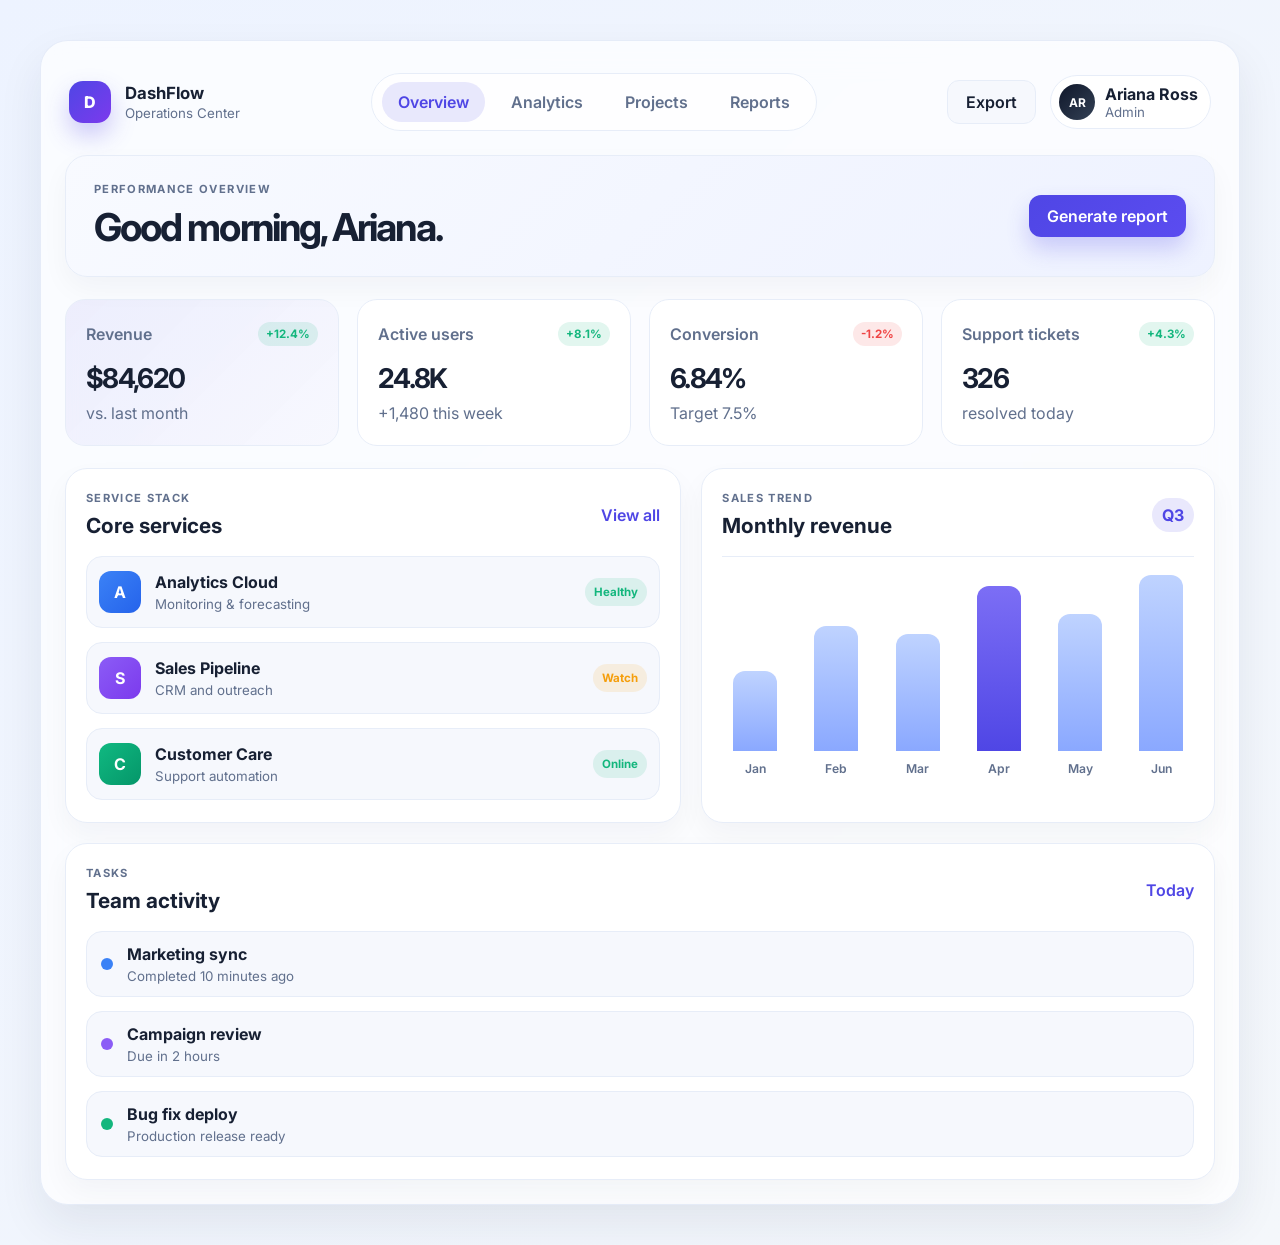
<file: index.html>
<!DOCTYPE html>
<html lang="en">
    <head>
        <meta charset="UTF-8" />
        <meta name="viewport" content="width=device-width, initial-scale=1.0" />
        <title>DashFlow Dashboard</title>
        <link rel="preconnect" href="https://fonts.googleapis.com" />
        <link rel="preconnect" href="https://fonts.gstatic.com" crossorigin />
        <link href="https://fonts.googleapis.com/css2?family=Inter:wght@400;500;600;700;800&display=swap" rel="stylesheet" />
        <link rel="stylesheet" href="style.css" />
    </head>
    <body>
        <div class="page-shell">
            <header class="topbar">
                <div class="brand-wrap">
                    <div class="brand-mark">D</div>
                    <div class="brand-copy">
                        <span class="brand-name">DashFlow</span>
                        <small>Operations Center</small>
                    </div>
                </div>

                <nav class="main-nav" aria-label="Main navigation">
                    <a class="active" href="#">Overview</a>
                    <a href="#">Analytics</a>
                    <a href="#">Projects</a>
                    <a href="#">Reports</a>
                </nav>

                <div class="user-panel">
                    <button class="ghost-btn">Export</button>
                    <div class="user-chip">
                        <span class="avatar">AR</span>
                        <div>
                            <strong>Ariana Ross</strong>
                            <small>Admin</small>
                        </div>
                    </div>
                </div>
            </header>

            <main class="dashboard">
                <section class="hero panel">
                    <div>
                        <p class="eyebrow">Performance overview</p>
                        <h1>Good morning, Ariana.</h1>
                    </div>
                    <button class="primary-btn">Generate report</button>
                </section>

                <section class="stats-grid" aria-label="Key metrics">
                    <article class="stat-card accent">
                        <div class="card-top">
                            <span class="label">Revenue</span>
                            <span class="trend up">+12.4%</span>
                        </div>
                        <h2>$84,620</h2>
                        <p>vs. last month</p>
                    </article>

                    <article class="stat-card">
                        <div class="card-top">
                            <span class="label">Active users</span>
                            <span class="trend up">+8.1%</span>
                        </div>
                        <h2>24.8K</h2>
                        <p>+1,480 this week</p>
                    </article>

                    <article class="stat-card">
                        <div class="card-top">
                            <span class="label">Conversion</span>
                            <span class="trend down">-1.2%</span>
                        </div>
                        <h2>6.84%</h2>
                        <p>Target 7.5%</p>
                    </article>

                    <article class="stat-card">
                        <div class="card-top">
                            <span class="label">Support tickets</span>
                            <span class="trend up">+4.3%</span>
                        </div>
                        <h2>326</h2>
                        <p>resolved today</p>
                    </article>
                </section>

                <section class="content-grid">
                    <article class="panel services-panel">
                        <div class="section-head">
                            <div>
                                <p class="eyebrow">Service stack</p>
                                <h3>Core services</h3>
                            </div>
                            <a href="#">View all</a>
                        </div>

                        <div class="service-list">
                            <div class="service-item">
                                <div class="service-icon blue">A</div>
                                <div class="service-copy">
                                    <strong>Analytics Cloud</strong>
                                    <small>Monitoring & forecasting</small>
                                </div>
                                <span class="pill success">Healthy</span>
                            </div>

                            <div class="service-item">
                                <div class="service-icon violet">S</div>
                                <div class="service-copy">
                                    <strong>Sales Pipeline</strong>
                                    <small>CRM and outreach</small>
                                </div>
                                <span class="pill warning">Watch</span>
                            </div>

                            <div class="service-item">
                                <div class="service-icon green">C</div>
                                <div class="service-copy">
                                    <strong>Customer Care</strong>
                                    <small>Support automation</small>
                                </div>
                                <span class="pill success">Online</span>
                            </div>
                        </div>
                    </article>

                    <article class="panel chart-panel">
                        <div class="section-head">
                            <div>
                                <p class="eyebrow">Sales trend</p>
                                <h3>Monthly revenue</h3>
                            </div>
                            <span class="chart-tag">Q3</span>
                        </div>

                        <div class="chart-bars" aria-label="Revenue chart">
                            <div class="bar-group"><span class="bar" style="height: 40%"></span><label>Jan</label></div>
                            <div class="bar-group"><span class="bar" style="height: 62%"></span><label>Feb</label></div>
                            <div class="bar-group"><span class="bar" style="height: 58%"></span><label>Mar</label></div>
                            <div class="bar-group"><span class="bar highlight" style="height: 82%"></span><label>Apr</label></div>
                            <div class="bar-group"><span class="bar" style="height: 68%"></span><label>May</label></div>
                            <div class="bar-group"><span class="bar" style="height: 90%"></span><label>Jun</label></div>
                        </div>
                    </article>

                    <article class="panel tasks-panel">
                        <div class="section-head">
                            <div>
                                <p class="eyebrow">Tasks</p>
                                <h3>Team activity</h3>
                            </div>
                            <a href="#">Today</a>
                        </div>

                        <ul class="activity-list">
                            <li>
                                <span class="dot blue"></span>
                                <div>
                                    <strong>Marketing sync</strong>
                                    <small>Completed 10 minutes ago</small>
                                </div>
                            </li>
                            <li>
                                <span class="dot violet"></span>
                                <div>
                                    <strong>Campaign review</strong>
                                    <small>Due in 2 hours</small>
                                </div>
                            </li>
                            <li>
                                <span class="dot green"></span>
                                <div>
                                    <strong>Bug fix deploy</strong>
                                    <small>Production release ready</small>
                                </div>
                            </li>
                        </ul>
                    </article>
                </section>
            </main>
        </div>
    </body>
</html>
</file>
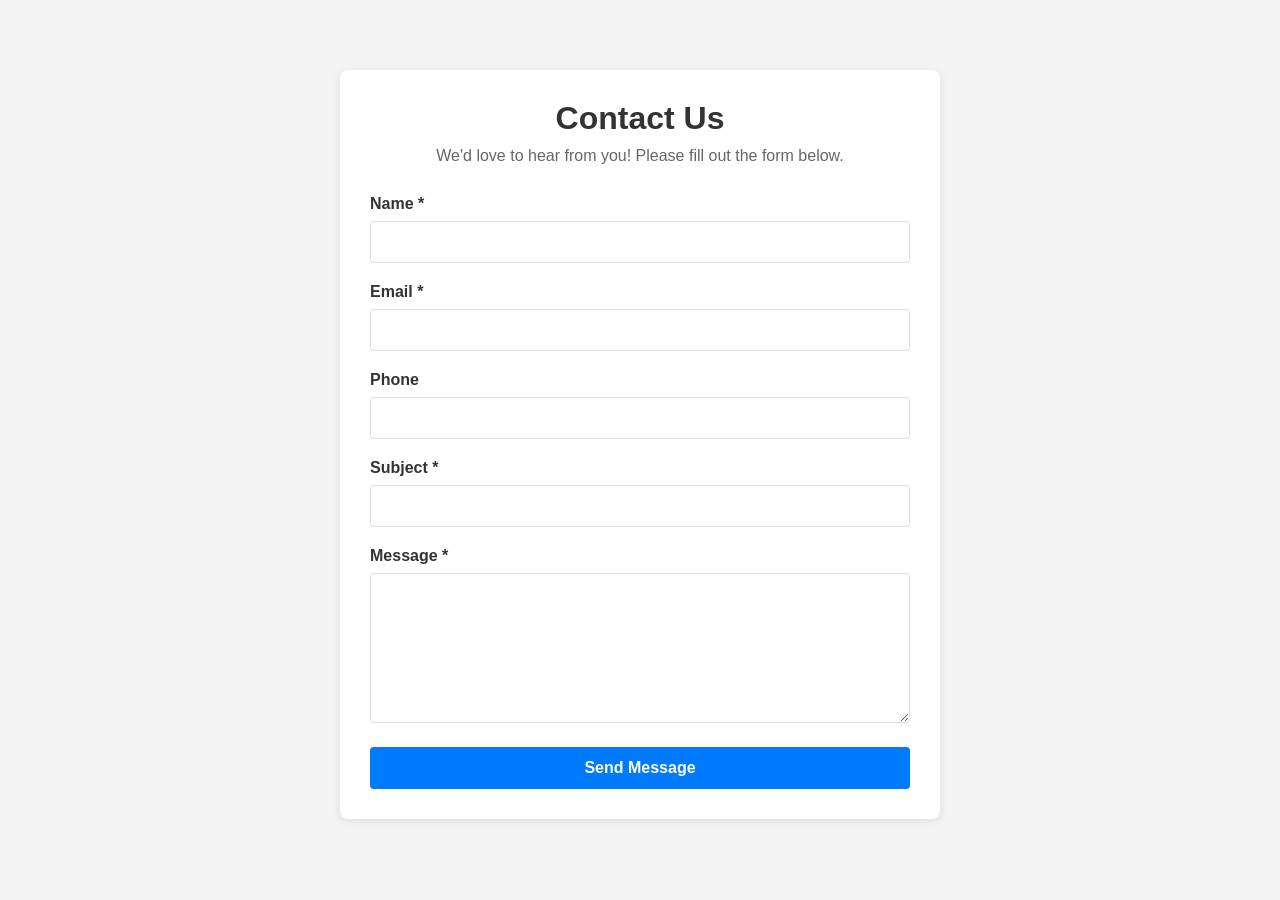
<file: templates/contact.html>
<!DOCTYPE html>
<html lang="en">
<head>
    <meta charset="UTF-8">
    <meta name="viewport" content="width=device-width, initial-scale=1.0">
    <title>Contact Us</title>
    <style>
        * {
            margin: 0;
            padding: 0;
            box-sizing: border-box;
        }
        body {
            font-family: Arial, sans-serif;
            background-color: #f4f4f4;
            padding: 20px;
        }
        .container {
            max-width: 600px;
            margin: 50px auto;
            background-color: white;
            padding: 30px;
            border-radius: 8px;
            box-shadow: 0 2px 10px rgba(0, 0, 0, 0.1);
        }
        h1 {
            color: #333;
            margin-bottom: 10px;
            text-align: center;
        }
        p {
            color: #666;
            text-align: center;
            margin-bottom: 30px;
        }
        .form-group {
            margin-bottom: 20px;
        }
        label {
            display: block;
            margin-bottom: 8px;
            color: #333;
            font-weight: bold;
        }
        input, textarea {
            width: 100%;
            padding: 12px;
            border: 1px solid #ddd;
            border-radius: 4px;
            font-size: 14px;
            font-family: Arial, sans-serif;
        }
        textarea {
            resize: vertical;
            min-height: 150px;
        }
        input:focus, textarea:focus {
            outline: none;
            border-color: #007bff;
            box-shadow: 0 0 5px rgba(0, 123, 255, 0.3);
        }
        button {
            width: 100%;
            padding: 12px;
            background-color: #007bff;
            color: white;
            border: none;
            border-radius: 4px;
            font-size: 16px;
            font-weight: bold;
            cursor: pointer;
            transition: background-color 0.3s;
        }
        button:hover {
            background-color: #0056b3;
        }
    </style>
</head>
<body>
    <div class="container">
        <h1>Contact Us</h1>
        <p>We'd love to hear from you! Please fill out the form below.</p>
        
        <form method="POST" action="/submit-contact">
            <div class="form-group">
                <label for="name">Name *</label>
                <input type="text" id="name" name="name" required>
            </div>

            <div class="form-group">
                <label for="email">Email *</label>
                <input type="email" id="email" name="email" required>
            </div>

            <div class="form-group">
                <label for="phone">Phone</label>
                <input type="tel" id="phone" name="phone">
            </div>

            <div class="form-group">
                <label for="subject">Subject *</label>
                <input type="text" id="subject" name="subject" required>
            </div>

            <div class="form-group">
                <label for="message">Message *</label>
                <textarea id="message" name="message" required></textarea>
            </div>

            <button type="submit">Send Message</button>
        </form>
    </div>
</body>
</html>
</file>
<file: style.css>
:root {
  --bg: #eef3fb;
  --panel: #ffffff;
  --panel-alt: #f6f8fd;
  --text: #172033;
  --muted: #61708d;
  --line: #e7edf8;
  --primary: #4f46e5;
  --primary-soft: rgba(79, 70, 229, 0.12);
  --success: #13b67d;
  --success-soft: rgba(19, 182, 125, 0.12);
  --warning: #f59e0b;
  --warning-soft: rgba(245, 158, 11, 0.12);
  --danger: #ef4444;
  --shadow: 0 20px 45px rgba(27, 42, 68, 0.08);
}

* {
  box-sizing: border-box;
}

html {
  scroll-behavior: smooth;
}

body {
  margin: 0;
  min-height: 100vh;
  font-family: "Inter", sans-serif;
  background: linear-gradient(135deg, #edf3ff 0%, #f4f7fb 100%);
  color: var(--text);
}

img {
  max-width: 100%;
  display: block;
}

button,
a {
  font: inherit;
}

.page-shell {
  width: min(1200px, calc(100% - 40px));
  margin: 40px auto;
  padding: 24px;
  border: 1px solid rgba(145, 169, 219, 0.2);
  border-radius: 28px;
  background: rgba(255, 255, 255, 0.7);
  backdrop-filter: blur(16px);
  box-shadow: var(--shadow);
}

.topbar {
  display: flex;
  align-items: center;
  justify-content: space-between;
  gap: 18px;
  padding: 8px 4px 24px;
}

.brand-wrap {
  display: flex;
  align-items: center;
  gap: 14px;
}

.brand-mark {
  width: 42px;
  height: 42px;
  border-radius: 14px;
  display: grid;
  place-items: center;
  background: linear-gradient(135deg, var(--primary), #7c3aed);
  color: white;
  font-weight: 800;
  box-shadow: 0 12px 24px rgba(79, 70, 229, 0.28);
}

.brand-copy {
  display: flex;
  flex-direction: column;
  gap: 2px;
}

.brand-name {
  font-size: 1.05rem;
  font-weight: 700;
}

.brand-copy small {
  color: var(--muted);
}

.main-nav {
  display: flex;
  align-items: center;
  gap: 10px;
  padding: 8px 10px;
  background: rgba(255, 255, 255, 0.7);
  border: 1px solid var(--line);
  border-radius: 999px;
}

.main-nav a {
  text-decoration: none;
  color: var(--muted);
  padding: 10px 16px;
  border-radius: 999px;
  font-weight: 600;
  transition: all 0.2s ease;
}

.main-nav a.active,
.main-nav a:hover {
  background: var(--primary-soft);
  color: var(--primary);
}

.user-panel {
  display: flex;
  align-items: center;
  gap: 14px;
}

.ghost-btn,
.primary-btn {
  border: none;
  border-radius: 12px;
  padding: 11px 18px;
  font-weight: 600;
  cursor: pointer;
  transition: transform 0.2s ease, box-shadow 0.2s ease;
}

.ghost-btn {
  background: var(--panel-alt);
  color: var(--text);
  border: 1px solid var(--line);
}

.primary-btn {
  background: linear-gradient(135deg, var(--primary), #5b4cf0);
  color: white;
  box-shadow: 0 12px 22px rgba(79, 70, 229, 0.24);
}

.ghost-btn:hover,
.primary-btn:hover {
  transform: translateY(-1px);
}

.user-chip {
  display: flex;
  align-items: center;
  gap: 10px;
  padding: 8px 12px 8px 8px;
  border-radius: 999px;
  border: 1px solid var(--line);
  background: rgba(255, 255, 255, 0.8);
}

.user-chip strong,
.user-chip small {
  display: block;
}

.user-chip small {
  color: var(--muted);
}

.avatar {
  width: 36px;
  height: 36px;
  border-radius: 50%;
  background: linear-gradient(135deg, #0f172a, #334155);
  color: white;
  display: grid;
  place-items: center;
  font-size: 0.75rem;
  font-weight: 700;
}

.dashboard {
  display: grid;
  gap: 22px;
}

.panel {
  background: var(--panel);
  border: 1px solid var(--line);
  border-radius: 22px;
  box-shadow: 0 12px 28px rgba(15, 23, 42, 0.04);
}

.hero {
  display: flex;
  align-items: center;
  justify-content: space-between;
  gap: 18px;
  padding: 26px 28px;
  background: linear-gradient(135deg, #f8faff 0%, #eef2ff 100%);
}

.eyebrow {
  margin: 0 0 8px;
  text-transform: uppercase;
  letter-spacing: 0.12em;
  font-size: 0.7rem;
  font-weight: 700;
  color: var(--muted);
}

.hero h1 {
  margin: 0;
  font-size: clamp(1.8rem, 3vw, 2.6rem);
  letter-spacing: -0.05em;
}

.stats-grid {
  display: grid;
  grid-template-columns: repeat(4, minmax(180px, 1fr));
  gap: 18px;
}

.stat-card {
  padding: 22px 20px;
  background: var(--panel);
  border: 1px solid var(--line);
  border-radius: 20px;
}

.stat-card.accent {
  background: linear-gradient(135deg, rgba(79, 70, 229, 0.08), rgba(79, 70, 229, 0.02));
}

.card-top {
  display: flex;
  align-items: center;
  justify-content: space-between;
  gap: 12px;
  margin-bottom: 16px;
}

.label {
  color: var(--muted);
  font-weight: 600;
}

.trend {
  display: inline-flex;
  align-items: center;
  justify-content: center;
  padding: 5px 8px;
  border-radius: 999px;
  font-size: 0.72rem;
  font-weight: 700;
}

.trend.up {
  color: var(--success);
  background: var(--success-soft);
}

.trend.down {
  color: var(--danger);
  background: rgba(239, 68, 68, 0.12);
}

.stat-card h2 {
  margin: 0;
  font-size: clamp(1.7rem, 2vw, 2.2rem);
  letter-spacing: -0.06em;
}

.stat-card p {
  margin: 8px 0 0;
  color: var(--muted);
}

.content-grid {
  display: grid;
  grid-template-columns: 1.2fr 1fr;
  gap: 20px;
}

.services-panel,
.chart-panel,
.tasks-panel {
  padding: 22px 20px;
}

.services-panel {
  grid-column: 1 / 2;
}

.chart-panel {
  grid-column: 2 / 3;
}

.tasks-panel {
  grid-column: 1 / -1;
}

.section-head {
  display: flex;
  align-items: center;
  justify-content: space-between;
  gap: 12px;
  margin-bottom: 18px;
}

.section-head h3 {
  margin: 0;
  font-size: 1.3rem;
}

.section-head a {
  text-decoration: none;
  color: var(--primary);
  font-weight: 600;
}

.service-list {
  display: grid;
  gap: 14px;
}

.service-item {
  display: grid;
  grid-template-columns: auto 1fr auto;
  align-items: center;
  gap: 14px;
  padding: 14px 12px;
  border: 1px solid var(--line);
  border-radius: 16px;
  background: var(--panel-alt);
}

.service-icon {
  width: 42px;
  height: 42px;
  border-radius: 12px;
  display: grid;
  place-items: center;
  color: white;
  font-weight: 700;
}

.service-icon.blue {
  background: linear-gradient(135deg, #3b82f6, #2563eb);
}

.service-icon.violet {
  background: linear-gradient(135deg, #8b5cf6, #7c3aed);
}

.service-icon.green {
  background: linear-gradient(135deg, #10b981, #059669);
}

.service-copy {
  display: flex;
  flex-direction: column;
  gap: 4px;
}

.service-copy small {
  color: var(--muted);
}

.pill {
  display: inline-flex;
  align-items: center;
  justify-content: center;
  padding: 7px 9px;
  border-radius: 999px;
  font-size: 0.72rem;
  font-weight: 700;
}

.pill.success {
  background: var(--success-soft);
  color: var(--success);
}

.pill.warning {
  background: var(--warning-soft);
  color: var(--warning);
}

.chart-tag {
  background: var(--primary-soft);
  color: var(--primary);
  font-weight: 700;
  border-radius: 999px;
  padding: 7px 10px;
}

.chart-bars {
  display: flex;
  align-items: end;
  justify-content: space-between;
  gap: 16px;
  height: 220px;
  padding-top: 18px;
  border-top: 1px solid var(--line);
}

.bar-group {
  flex: 1;
  display: flex;
  flex-direction: column;
  align-items: center;
  justify-content: end;
  gap: 10px;
  height: 100%;
}

.bar {
  width: 100%;
  max-width: 44px;
  border-radius: 12px 12px 0 0;
  background: linear-gradient(180deg, #bfd3ff, #8aa8ff);
  min-height: 20%;
}

.bar.highlight {
  background: linear-gradient(180deg, #7c6ef5, #4f46e5);
}

.bar-group label {
  font-size: 0.76rem;
  color: var(--muted);
  font-weight: 600;
}

.activity-list {
  list-style: none;
  padding: 0;
  margin: 0;
  display: grid;
  gap: 14px;
}

.activity-list li {
  display: flex;
  align-items: center;
  gap: 14px;
  padding: 12px 14px;
  border: 1px solid var(--line);
  border-radius: 16px;
  background: var(--panel-alt);
}

.dot {
  width: 12px;
  height: 12px;
  border-radius: 50%;
  display: inline-block;
  flex-shrink: 0;
}

.dot.blue {
  background: #3b82f6;
}

.dot.violet {
  background: #8b5cf6;
}

.dot.green {
  background: var(--success);
}

.activity-list strong,
.activity-list small {
  display: block;
}

.activity-list small {
  color: var(--muted);
  margin-top: 4px;
}

@media (max-width: 900px) {
  .topbar {
    flex-wrap: wrap;
    justify-content: center;
  }

  .main-nav {
    order: 3;
    width: 100%;
    justify-content: center;
    flex-wrap: wrap;
  }

  .stats-grid {
    grid-template-columns: repeat(2, minmax(180px, 1fr));
  }

  .content-grid {
    grid-template-columns: 1fr;
  }

  .services-panel,
  .chart-panel,
  .tasks-panel {
    grid-column: auto;
  }
}

@media (max-width: 560px) {
  .page-shell {
    width: min(100% - 20px, 1200px);
    padding: 16px;
    margin: 20px auto;
  }

  .topbar {
    padding-bottom: 16px;
  }

  .hero {
    flex-direction: column;
    align-items: flex-start;
  }

  .stats-grid {
    grid-template-columns: 1fr;
  }

  .service-item {
    grid-template-columns: auto 1fr;
  }

  .pill {
    grid-column: 2 / 3;
    justify-self: start;
  }

  .user-panel {
    width: 100%;
    justify-content: space-between;
  }
}
</file>
